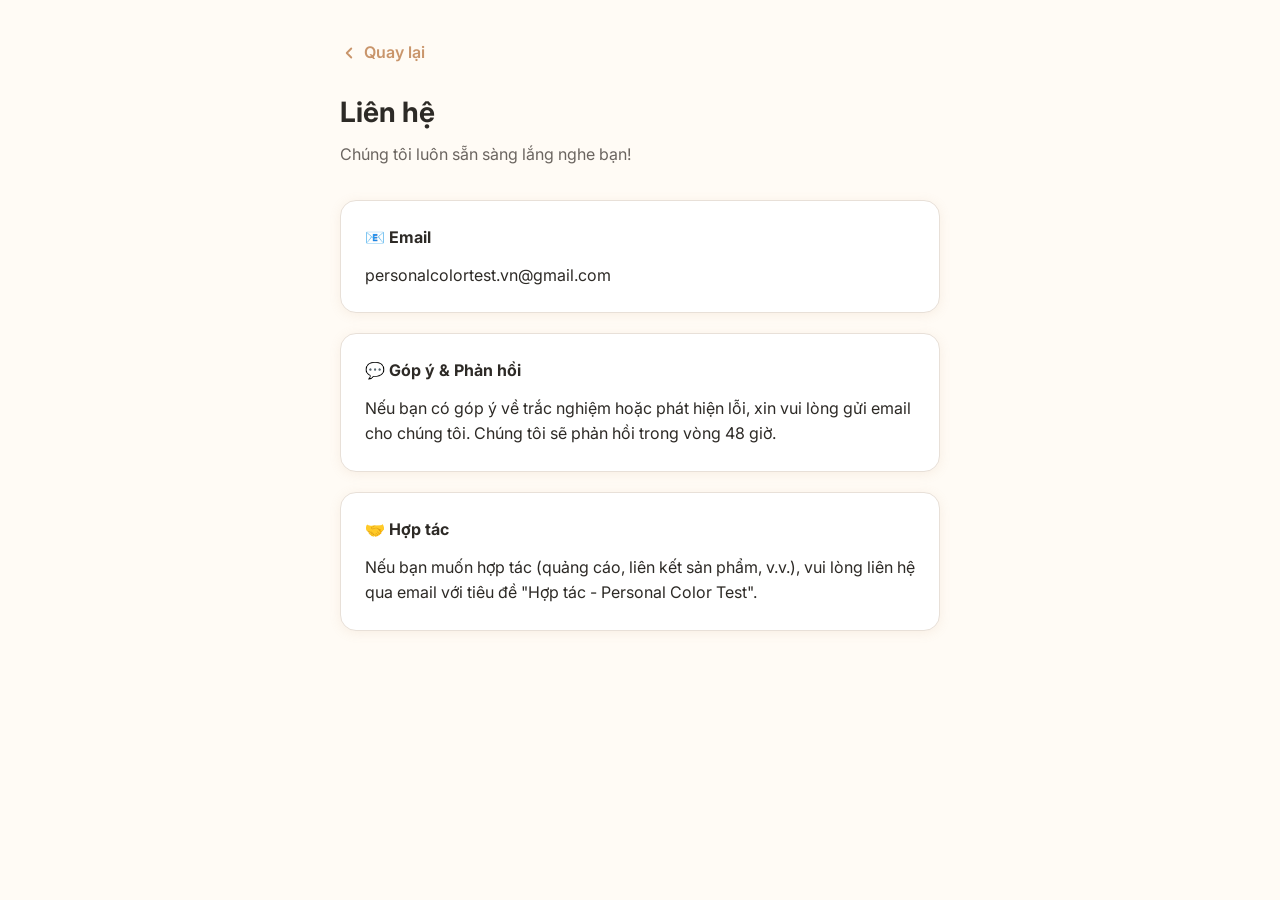
<file: contact.html>
<!DOCTYPE html>
<html lang="vi">
<head>
  <meta charset="UTF-8">
  <meta name="viewport" content="width=device-width, initial-scale=1.0">
  <title>Liên hệ | Personal Color Test</title>
  <meta name="robots" content="noindex">
  <link rel="stylesheet" href="style.css">
  <link href="https://fonts.googleapis.com/css2?family=Inter:wght@400;500;600;700&display=swap" rel="stylesheet">
</head>
<body>
  <div class="container" style="padding:40px 20px 60px; max-width:640px;">
    <a href="/" style="display:inline-flex;align-items:center;gap:6px;color:var(--gold);text-decoration:none;font-weight:600;margin-bottom:24px;">
      <svg width="18" height="18" viewBox="0 0 24 24" fill="none" stroke="currentColor" stroke-width="2.5" stroke-linecap="round" stroke-linejoin="round"><path d="m15 18-6-6 6-6"/></svg>
      Quay lại
    </a>
    <h1 style="font-size:28px;margin-bottom:8px;">Liên hệ</h1>
    <p style="color:var(--text-sub);margin-bottom:32px;">Chúng tôi luôn sẵn sàng lắng nghe bạn!</p>

    <div class="card" style="margin-bottom:20px;">
      <h3 style="font-size:16px;margin-bottom:12px;">📧 Email</h3>
      <p>personalcolortest.vn@gmail.com</p>
    </div>

    <div class="card" style="margin-bottom:20px;">
      <h3 style="font-size:16px;margin-bottom:12px;">💬 Góp ý & Phản hồi</h3>
      <p>Nếu bạn có góp ý về trắc nghiệm hoặc phát hiện lỗi, xin vui lòng gửi email cho chúng tôi. Chúng tôi sẽ phản hồi trong vòng 48 giờ.</p>
    </div>

    <div class="card">
      <h3 style="font-size:16px;margin-bottom:12px;">🤝 Hợp tác</h3>
      <p>Nếu bạn muốn hợp tác (quảng cáo, liên kết sản phẩm, v.v.), vui lòng liên hệ qua email với tiêu đề "Hợp tác - Personal Color Test".</p>
    </div>
  </div>
</body>
</html>
</file>
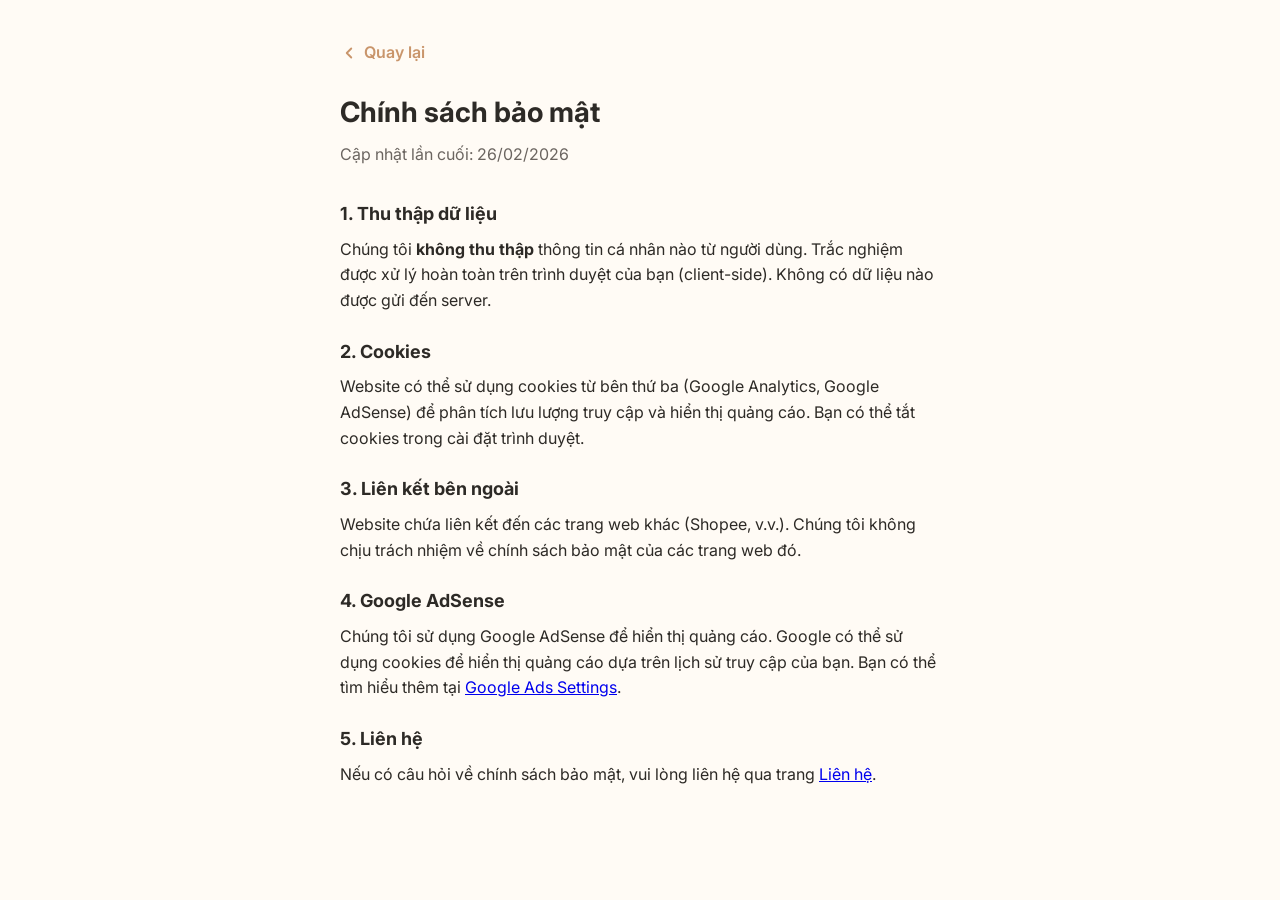
<file: privacy.html>
<!DOCTYPE html>
<html lang="vi">
<head>
  <meta charset="UTF-8">
  <meta name="viewport" content="width=device-width, initial-scale=1.0">
  <title>Chính sách bảo mật | Personal Color Test</title>
  <meta name="robots" content="noindex">
  <link rel="stylesheet" href="style.css">
  <link href="https://fonts.googleapis.com/css2?family=Inter:wght@400;500;600;700&display=swap" rel="stylesheet">
</head>
<body>
  <div class="container" style="padding:40px 20px 60px; max-width:640px;">
    <a href="/" style="display:inline-flex;align-items:center;gap:6px;color:var(--gold);text-decoration:none;font-weight:600;margin-bottom:24px;">
      <svg width="18" height="18" viewBox="0 0 24 24" fill="none" stroke="currentColor" stroke-width="2.5" stroke-linecap="round" stroke-linejoin="round"><path d="m15 18-6-6 6-6"/></svg>
      Quay lại
    </a>
    <h1 style="font-size:28px;margin-bottom:8px;">Chính sách bảo mật</h1>
    <p style="color:var(--text-sub);margin-bottom:32px;">Cập nhật lần cuối: 26/02/2026</p>

    <h2 style="font-size:18px;margin:24px 0 8px;">1. Thu thập dữ liệu</h2>
    <p>Chúng tôi <strong>không thu thập</strong> thông tin cá nhân nào từ người dùng. Trắc nghiệm được xử lý hoàn toàn trên trình duyệt của bạn (client-side). Không có dữ liệu nào được gửi đến server.</p>

    <h2 style="font-size:18px;margin:24px 0 8px;">2. Cookies</h2>
    <p>Website có thể sử dụng cookies từ bên thứ ba (Google Analytics, Google AdSense) để phân tích lưu lượng truy cập và hiển thị quảng cáo. Bạn có thể tắt cookies trong cài đặt trình duyệt.</p>

    <h2 style="font-size:18px;margin:24px 0 8px;">3. Liên kết bên ngoài</h2>
    <p>Website chứa liên kết đến các trang web khác (Shopee, v.v.). Chúng tôi không chịu trách nhiệm về chính sách bảo mật của các trang web đó.</p>

    <h2 style="font-size:18px;margin:24px 0 8px;">4. Google AdSense</h2>
    <p>Chúng tôi sử dụng Google AdSense để hiển thị quảng cáo. Google có thể sử dụng cookies để hiển thị quảng cáo dựa trên lịch sử truy cập của bạn. Bạn có thể tìm hiểu thêm tại <a href="https://policies.google.com/technologies/ads" target="_blank" rel="noopener">Google Ads Settings</a>.</p>

    <h2 style="font-size:18px;margin:24px 0 8px;">5. Liên hệ</h2>
    <p>Nếu có câu hỏi về chính sách bảo mật, vui lòng liên hệ qua trang <a href="/contact.html">Liên hệ</a>.</p>
  </div>
</body>
</html>
</file>
<file: style.css>
/* ===== VARIABLES ===== */
:root {
  --gold: #C9956B;
  --gold-lt: #FFF8EE;
  --rose: #D4768A;
  --rose-lt: #FFF0F3;
  --bg: #FFFBF5;
  --white: #FFFFFF;
  --text: #2D2A26;
  --text-sub: #6B6560;
  --border: #E8E0D8;
  --gradient: linear-gradient(135deg, #C9956B, #D4768A);
  --radius: 16px;
  --radius-sm: 10px;
  --shadow: 0 2px 12px rgba(201,149,107,.12);
  --shadow-lg: 0 8px 32px rgba(201,149,107,.16);
  --font: 'Inter', -apple-system, BlinkMacSystemFont, sans-serif;

  /* Season theme (overridden dynamically) */
  --season-primary: #C9956B;
  --season-light: #FFF8EE;
  --season-gradient: linear-gradient(135deg, #C9956B, #D4768A);
}

/* ===== RESET & BASE ===== */
*, *::before, *::after { margin: 0; padding: 0; box-sizing: border-box; }

body {
  font-family: var(--font);
  background: var(--bg);
  color: var(--text);
  line-height: 1.6;
  -webkit-font-smoothing: antialiased;
  min-height: 100vh;
}

.container {
  max-width: 560px;
  margin: 0 auto;
  padding: 0 20px;
}

/* ===== SCREEN SYSTEM ===== */
.screen {
  display: none;
  animation: fadeUp .45s ease both;
}

.screen.active {
  display: block;
}

@keyframes fadeUp {
  from { opacity: 0; transform: translateY(24px); }
  to   { opacity: 1; transform: translateY(0); }
}

/* ===== INTRO SCREEN ===== */
.intro-container {
  text-align: center;
  padding: 60px 20px 40px;
  min-height: 100vh;
  display: flex;
  flex-direction: column;
  align-items: center;
  justify-content: center;
}

.intro-badge {
  display: inline-block;
  background: var(--gradient);
  color: var(--white);
  font-size: 13px;
  font-weight: 600;
  padding: 6px 18px;
  border-radius: 50px;
  letter-spacing: .5px;
  margin-bottom: 24px;
}

.intro-title {
  font-size: 36px;
  font-weight: 800;
  line-height: 1.2;
  background: var(--gradient);
  -webkit-background-clip: text;
  -webkit-text-fill-color: transparent;
  background-clip: text;
  margin-bottom: 16px;
}

.intro-subtitle {
  font-size: 16px;
  color: var(--text-sub);
  margin-bottom: 28px;
  line-height: 1.6;
}

.intro-seasons {
  display: flex;
  gap: 10px;
  justify-content: center;
  flex-wrap: wrap;
  margin-bottom: 32px;
}

.season-chip {
  padding: 8px 16px;
  border-radius: 50px;
  font-size: 14px;
  font-weight: 600;
}

.spring-chip { background: #FFF5E6; color: #D4880F; }
.summer-chip { background: #EBF5FF; color: #4A8FD4; }
.autumn-chip { background: #FFF0E6; color: #C4723A; }
.winter-chip { background: #F0E8FF; color: #6B4CC4; }

.cta-btn {
  display: inline-flex;
  align-items: center;
  gap: 8px;
  background: var(--gradient);
  color: var(--white);
  border: none;
  padding: 16px 36px;
  border-radius: 50px;
  font-size: 17px;
  font-weight: 700;
  cursor: pointer;
  transition: all .25s;
  box-shadow: 0 4px 20px rgba(201,149,107,.35);
  font-family: var(--font);
}

.cta-btn:hover {
  transform: translateY(-2px);
  box-shadow: 0 6px 28px rgba(201,149,107,.45);
}

.cta-btn:active {
  transform: translateY(0);
}

.intro-note {
  margin-top: 16px;
  font-size: 13px;
  color: var(--text-sub);
}

.intro-features {
  display: flex;
  gap: 24px;
  margin-top: 40px;
  flex-wrap: wrap;
  justify-content: center;
}

.feature-item {
  display: flex;
  align-items: center;
  gap: 8px;
  font-size: 14px;
  color: var(--text-sub);
}

.feature-icon {
  font-size: 20px;
}

/* ===== INTRO 2-TRACK BUTTONS ===== */
.intro-tracks {
  display: flex;
  flex-direction: column;
  gap: 12px;
  width: 100%;
  max-width: 360px;
  margin-bottom: 8px;
}

.track-btn {
  display: flex;
  align-items: center;
  gap: 14px;
  width: 100%;
  padding: 18px 22px;
  background: var(--white);
  border: 2px solid var(--border);
  border-radius: var(--radius);
  cursor: pointer;
  transition: all .25s;
  text-align: left;
  font-family: var(--font);
  position: relative;
  overflow: hidden;
}

.track-btn:hover {
  border-color: var(--gold);
  box-shadow: var(--shadow-lg);
  transform: translateY(-2px);
}

.track-ai {
  border-color: var(--rose);
  background: var(--rose-lt);
}

.track-ai:hover {
  border-color: var(--rose);
  background: #FFE4EA;
}

.track-quiz:hover {
  border-color: var(--gold);
  background: var(--gold-lt);
}

.track-icon {
  font-size: 28px;
  flex-shrink: 0;
}

.track-label {
  font-size: 16px;
  font-weight: 700;
  color: var(--text);
  display: block;
}

.track-desc {
  font-size: 13px;
  color: var(--text-sub);
  display: block;
}

.track-badge {
  position: absolute;
  top: 10px;
  right: 12px;
  background: var(--gradient);
  color: var(--white);
  font-size: 11px;
  font-weight: 700;
  padding: 2px 10px;
  border-radius: 50px;
  letter-spacing: .5px;
}

/* ===== AI CAMERA SCREEN ===== */
.ai-container {
  padding: 24px 20px 40px;
  min-height: 100vh;
}

.ai-header {
  display: flex;
  align-items: center;
  gap: 12px;
  margin-bottom: 20px;
}

.ai-title {
  font-size: 18px;
  font-weight: 700;
}

.camera-wrap {
  position: relative;
  width: 100%;
  aspect-ratio: 3/4;
  background: #1a1a1a;
  border-radius: var(--radius);
  overflow: hidden;
  margin-bottom: 16px;
}

#camera-video {
  width: 100%;
  height: 100%;
  object-fit: cover;
  transform: scaleX(-1);
}

.photo-preview {
  width: 100%;
  height: 100%;
  object-fit: cover;
  position: absolute;
  top: 0;
  left: 0;
}

.face-guide {
  position: absolute;
  top: 0;
  left: 0;
  width: 100%;
  height: 100%;
  display: flex;
  flex-direction: column;
  align-items: center;
  justify-content: center;
  pointer-events: none;
}

.face-oval {
  width: 55%;
  height: 60%;
  border: 3px dashed rgba(255,255,255,.5);
  border-radius: 50%;
  position: relative;
}

.face-oval::before {
  content: '+';
  position: absolute;
  top: 50%;
  left: 50%;
  transform: translate(-50%, -50%);
  color: rgba(255,255,255,.3);
  font-size: 24px;
}

.face-guide-text {
  color: rgba(255,255,255,.7);
  font-size: 13px;
  font-weight: 500;
  margin-top: 12px;
  text-shadow: 0 1px 4px rgba(0,0,0,.5);
}

/* Scan animation */
.scan-overlay {
  position: absolute;
  top: 0;
  left: 0;
  width: 100%;
  height: 100%;
  pointer-events: none;
}

.scan-line {
  position: absolute;
  left: 10%;
  width: 80%;
  height: 3px;
  background: linear-gradient(90deg, transparent, var(--gold), var(--rose), transparent);
  border-radius: 2px;
  box-shadow: 0 0 12px var(--gold), 0 0 24px var(--rose);
  animation: scanMove 2s ease-in-out infinite;
}

@keyframes scanMove {
  0%   { top: 15%; opacity: 0; }
  10%  { opacity: 1; }
  90%  { opacity: 1; }
  100% { top: 80%; opacity: 0; }
}

/* AI tips */
.ai-tips {
  background: var(--gold-lt);
  border-radius: var(--radius-sm);
  padding: 14px 18px;
  margin-bottom: 20px;
  font-size: 13px;
  color: var(--text-sub);
}

.ai-tips p {
  font-weight: 600;
  color: var(--text);
  margin-bottom: 6px;
}

.ai-tips ul {
  list-style: none;
  padding: 0;
}

.ai-tips li::before {
  content: '✓ ';
  color: var(--gold);
  font-weight: 700;
}

/* Camera controls */
.ai-controls {
  display: flex;
  flex-direction: column;
  align-items: center;
  gap: 16px;
}

.ai-btn {
  display: inline-flex;
  align-items: center;
  justify-content: center;
  gap: 8px;
  border: none;
  cursor: pointer;
  font-family: var(--font);
  transition: all .2s;
}

.ai-capture-btn {
  width: 72px;
  height: 72px;
  background: var(--gradient);
  border-radius: 50%;
  position: relative;
  box-shadow: 0 4px 20px rgba(201,149,107,.35);
}

.ai-capture-btn:hover {
  transform: scale(1.08);
}

.ai-capture-btn:active {
  transform: scale(.95);
}

.capture-ring {
  display: block;
  width: 56px;
  height: 56px;
  border: 3px solid var(--white);
  border-radius: 50%;
}

.ai-alt-btns {
  display: flex;
  gap: 12px;
}

.ai-upload-btn, .ai-switch-btn {
  padding: 10px 20px;
  background: var(--white);
  border: 2px solid var(--border);
  border-radius: 50px;
  font-size: 14px;
  font-weight: 500;
  color: var(--text);
}

.ai-upload-btn:hover, .ai-switch-btn:hover {
  border-color: var(--gold);
  background: var(--gold-lt);
}

/* After capture actions */
.ai-actions {
  display: flex;
  gap: 12px;
  justify-content: center;
  margin-top: 16px;
}

.ai-retake-btn {
  padding: 14px 28px;
  background: var(--white);
  border: 2px solid var(--border);
  border-radius: 50px;
  font-size: 15px;
  font-weight: 600;
  color: var(--text);
}

.ai-retake-btn:hover {
  border-color: var(--rose);
}

.ai-analyze-btn {
  flex: 1;
  max-width: 240px;
  justify-content: center;
}

/* Detected colors */
.detected-colors {
  background: var(--white);
  border: 1px solid var(--border);
  border-radius: var(--radius);
  padding: 20px;
  margin-top: 16px;
  text-align: center;
}

.detected-colors h3 {
  font-size: 14px;
  font-weight: 600;
  margin-bottom: 14px;
  color: var(--text-sub);
}

.detected-row {
  display: flex;
  justify-content: center;
  gap: 28px;
}

.detected-item {
  display: flex;
  flex-direction: column;
  align-items: center;
  gap: 6px;
}

.detected-dot {
  width: 48px;
  height: 48px;
  border-radius: 50%;
  border: 3px solid var(--border);
  transition: all .5s;
}

.detected-item span {
  font-size: 12px;
  font-weight: 600;
  color: var(--text-sub);
}

/* No camera fallback */
.ai-nocamera {
  text-align: center;
  padding: 40px 20px;
}

.ai-nocamera p {
  font-size: 16px;
  color: var(--text-sub);
  margin-bottom: 20px;
}

.ai-text-btn {
  display: block;
  margin: 16px auto 0;
  background: none;
  border: none;
  color: var(--gold);
  font-size: 15px;
  font-weight: 600;
  cursor: pointer;
  font-family: var(--font);
  text-decoration: underline;
}

/* ===== QUIZ SCREEN ===== */
.quiz-container {
  padding: 24px 20px 40px;
  min-height: 100vh;
}

.quiz-header {
  display: flex;
  align-items: center;
  gap: 12px;
  margin-bottom: 32px;
}

.back-btn {
  display: flex;
  align-items: center;
  justify-content: center;
  width: 40px;
  height: 40px;
  background: var(--white);
  border: 2px solid var(--border);
  border-radius: 50%;
  cursor: pointer;
  transition: all .2s;
  flex-shrink: 0;
}

.back-btn:hover:not(:disabled) {
  border-color: var(--gold);
  color: var(--gold);
}

.back-btn:disabled {
  opacity: .3;
  cursor: default;
}

.progress-wrap {
  flex: 1;
  display: flex;
  flex-direction: column;
  gap: 6px;
}

.progress-bar {
  width: 100%;
  height: 8px;
  background: var(--border);
  border-radius: 50px;
  overflow: hidden;
}

.progress-fill {
  height: 100%;
  background: var(--gradient);
  border-radius: 50px;
  transition: width .5s cubic-bezier(.4,0,.2,1);
  width: 0%;
}

.progress-text {
  font-size: 12px;
  color: var(--text-sub);
  font-weight: 500;
  text-align: right;
}

.question-text {
  font-size: 22px;
  font-weight: 700;
  margin-bottom: 8px;
  line-height: 1.4;
}

.question-hint {
  font-size: 14px;
  color: var(--text-sub);
  margin-bottom: 24px;
}

.options-list {
  display: flex;
  flex-direction: column;
  gap: 12px;
}

.option-btn {
  display: flex;
  align-items: center;
  gap: 14px;
  width: 100%;
  padding: 16px 20px;
  background: var(--white);
  border: 2px solid var(--border);
  border-radius: var(--radius);
  cursor: pointer;
  transition: all .2s;
  text-align: left;
  font-family: var(--font);
  font-size: 15px;
  color: var(--text);
  line-height: 1.4;
}

.option-btn:hover {
  border-color: var(--gold);
  background: var(--gold-lt);
}

.option-btn.selected {
  border-color: var(--rose);
  background: var(--rose-lt);
}

.option-btn:disabled {
  pointer-events: none;
}

.option-letter {
  display: flex;
  align-items: center;
  justify-content: center;
  width: 32px;
  height: 32px;
  background: var(--gold-lt);
  border-radius: 50%;
  font-weight: 700;
  font-size: 14px;
  color: var(--gold);
  flex-shrink: 0;
}

.option-btn.selected .option-letter {
  background: var(--rose);
  color: var(--white);
}

/* ===== LOADING SCREEN ===== */
.loading-container {
  min-height: 100vh;
  display: flex;
  flex-direction: column;
  align-items: center;
  justify-content: center;
  text-align: center;
  padding: 40px 20px;
}

.loading-spinner {
  position: relative;
  width: 80px;
  height: 80px;
  margin-bottom: 28px;
}

.spinner-ring {
  width: 80px;
  height: 80px;
  border: 4px solid var(--border);
  border-top-color: var(--gold);
  border-right-color: var(--rose);
  border-radius: 50%;
  animation: spin 1.2s linear infinite;
}

@keyframes spin {
  to { transform: rotate(360deg); }
}

.spinner-emoji {
  position: absolute;
  top: 50%;
  left: 50%;
  transform: translate(-50%, -50%);
  font-size: 28px;
}

.loading-title {
  font-size: 20px;
  font-weight: 700;
  margin-bottom: 8px;
}

.loading-sub {
  font-size: 14px;
  color: var(--text-sub);
  margin-bottom: 32px;
}

.loading-steps {
  display: flex;
  flex-direction: column;
  gap: 12px;
  width: 100%;
  max-width: 300px;
}

.load-step {
  font-size: 14px;
  color: var(--text-sub);
  opacity: .3;
  transition: all .4s;
}

.load-step.active {
  opacity: 1;
  color: var(--gold);
  font-weight: 600;
}

.load-step.done {
  opacity: .6;
  color: var(--text);
}

/* ===== RESULT SCREEN ===== */
.result-container {
  padding: 0 20px 60px;
}

/* Glassmorphism Result Header */
.result-header {
  text-align: center;
  padding: 48px 24px 36px;
  margin: 0 -20px 32px;
  background: var(--season-gradient);
  border-radius: 0 0 24px 24px;
  position: relative;
  overflow: hidden;
}
.result-header::before {
  content: '';
  position: absolute;
  inset: 0;
  background: rgba(255,255,255,0.08);
  backdrop-filter: blur(20px);
  -webkit-backdrop-filter: blur(20px);
}
.result-header::after {
  content: '';
  position: absolute;
  width: 200px;
  height: 200px;
  border-radius: 50%;
  background: rgba(255,255,255,0.1);
  top: -40px;
  right: -60px;
  filter: blur(40px);
}
.result-header > * {
  position: relative;
  z-index: 1;
}

.result-badge {
  display: inline-block;
  background: rgba(255,255,255,0.2);
  color: var(--white);
  font-size: 13px;
  font-weight: 600;
  padding: 6px 18px;
  border-radius: 50px;
  margin-bottom: 20px;
}

.result-emoji {
  font-size: 72px;
  margin-bottom: 16px;
}

.result-season {
  font-size: 32px;
  font-weight: 800;
  color: var(--white);
  -webkit-text-fill-color: unset;
  background: none;
  -webkit-background-clip: unset;
  background-clip: unset;
  margin-bottom: 8px;
}

.result-subtitle {
  font-size: 16px;
  color: rgba(255,255,255,0.85);
  font-weight: 500;
  margin-bottom: 16px;
}

/* Base season badge */
.result-baseseason-badge {
  display: inline-block;
  font-size: 13px;
  font-weight: 700;
  padding: 5px 16px;
  border-radius: 50px;
  margin-bottom: 12px;
  letter-spacing: .3px;
}

.baseseason-spring { background: rgba(255,255,255,0.25); color: #fff; }
.baseseason-summer { background: rgba(255,255,255,0.25); color: #fff; }
.baseseason-autumn { background: rgba(255,255,255,0.25); color: #fff; }
.baseseason-winter { background: rgba(255,255,255,0.25); color: #fff; }

/* English subtype name */
.result-en-name {
  font-size: 14px;
  font-weight: 600;
  color: rgba(255,255,255,0.7);
  margin-bottom: 4px;
  letter-spacing: .5px;
}

.result-desc {
  font-size: 15px;
  color: rgba(255,255,255,0.85);
  line-height: 1.7;
  max-width: 480px;
  margin: 0 auto;
}

/* Staggered reveal */
@keyframes revealUp {
  from { opacity: 0; transform: translateY(24px); }
  to   { opacity: 1; transform: translateY(0); }
}
.result-header .result-badge          { animation: revealUp .5s ease 0.1s both; }
.result-header .result-emoji          { animation: revealUp .5s ease 0.25s both; }
.result-header .result-baseseason-badge { animation: revealUp .5s ease 0.35s both; }
.result-header .result-season         { animation: revealUp .6s ease 0.5s both; }
.result-header .result-en-name        { animation: revealUp .5s ease 0.6s both; }
.result-header .result-subtitle       { animation: revealUp .5s ease 0.7s both; }
.result-header .result-desc           { animation: revealUp .5s ease 0.8s both; }

/* ===== CARDS ===== */
.card {
  background: var(--white);
  border: 1px solid var(--border);
  border-radius: var(--radius);
  padding: 24px;
  margin-bottom: 20px;
  box-shadow: var(--shadow);
}

.card-title {
  font-size: 17px;
  font-weight: 700;
  margin-bottom: 20px;
}

/* ===== AXIS BAR CHART ===== */
.axis-chart {
  display: flex;
  flex-direction: column;
  gap: 20px;
}

.axis-row {
  display: flex;
  align-items: center;
  gap: 12px;
}

.axis-label-left,
.axis-label-right {
  font-size: 12px;
  font-weight: 600;
  color: var(--text-sub);
  width: 40px;
  flex-shrink: 0;
}

.axis-label-left { text-align: right; }
.axis-label-right { text-align: left; }

.axis-bar-wrap {
  flex: 1;
  height: 28px;
  background: #f0ebe5;
  border-radius: 50px;
  position: relative;
  overflow: hidden;
}

.axis-center {
  position: absolute;
  left: 50%;
  top: 0;
  width: 2px;
  height: 100%;
  background: rgba(0,0,0,.15);
  transform: translateX(-50%);
}

.axis-bar {
  position: absolute;
  top: 2px;
  height: calc(100% - 4px);
  border-radius: 50px;
  background: var(--season-gradient);
  transition: all 1.2s cubic-bezier(.4,0,.2,1);
}

/* ===== COLOR PALETTE ===== */
.palette-grid {
  display: grid;
  grid-template-columns: repeat(4, 1fr);
  gap: 14px 10px;
  margin-bottom: 24px;
  padding-bottom: 8px;
}

.swatch {
  aspect-ratio: 1;
  border-radius: var(--radius-sm);
  position: relative;
  cursor: pointer;
  transition: transform .2s;
  border: 2px solid rgba(0,0,0,.06);
}

.swatch:hover {
  transform: scale(1.08);
}

.swatch-hex {
  position: absolute;
  bottom: -22px;
  left: 50%;
  transform: translateX(-50%);
  font-size: 10px;
  font-weight: 600;
  color: var(--text-sub);
  opacity: 0;
  transition: opacity .2s;
  white-space: nowrap;
}

.swatch:hover .swatch-hex {
  opacity: 1;
}

.palette-avoid-title {
  font-size: 14px;
  font-weight: 600;
  color: var(--text-sub);
  margin-bottom: 12px;
}

.palette-avoid {
  display: grid;
  grid-template-columns: repeat(6, 1fr);
  gap: 8px;
}

.swatch-avoid {
  aspect-ratio: 1;
  border-radius: 8px;
  position: relative;
  opacity: .55;
  border: 2px solid rgba(0,0,0,.06);
}

.swatch-avoid::after {
  content: '✕';
  position: absolute;
  top: 50%;
  left: 50%;
  transform: translate(-50%, -50%);
  font-size: 16px;
  font-weight: 700;
  color: rgba(255,255,255,.8);
  text-shadow: 0 1px 3px rgba(0,0,0,.3);
}

/* ===== MAKEUP GUIDE ===== */
.makeup-grid {
  display: grid;
  grid-template-columns: 1fr 1fr;
  gap: 14px;
}

.makeup-item {
  padding: 16px;
  background: var(--season-light);
  border-radius: var(--radius-sm);
}

.makeup-label {
  font-size: 12px;
  font-weight: 600;
  color: var(--text-sub);
  text-transform: uppercase;
  letter-spacing: .5px;
  margin-bottom: 6px;
}

.makeup-value {
  font-size: 14px;
  font-weight: 500;
  color: var(--text);
  line-height: 1.5;
}

.makeup-colors {
  display: flex;
  gap: 6px;
  margin-top: 8px;
}

.makeup-dot {
  width: 22px;
  height: 22px;
  border-radius: 50%;
  border: 2px solid rgba(0,0,0,.08);
}

/* ===== CLOTHING ===== */
.clothing-list {
  display: flex;
  flex-direction: column;
  gap: 14px;
}

.clothing-item {
  display: flex;
  align-items: center;
  gap: 14px;
  padding: 14px 16px;
  background: var(--season-light);
  border-radius: var(--radius-sm);
}

.clothing-cat {
  font-size: 13px;
  font-weight: 600;
  color: var(--text-sub);
  min-width: 70px;
}

.clothing-colors {
  display: flex;
  gap: 6px;
  flex-wrap: wrap;
}

.clothing-tag {
  font-size: 13px;
  padding: 4px 10px;
  border-radius: 50px;
  background: var(--white);
  color: var(--text);
  font-weight: 500;
}

/* ===== HAIR ===== */
.hair-list {
  display: flex;
  flex-wrap: wrap;
  gap: 10px;
}

.hair-tag {
  display: flex;
  align-items: center;
  gap: 8px;
  padding: 10px 16px;
  background: var(--season-light);
  border-radius: 50px;
  font-size: 14px;
  font-weight: 500;
}

.hair-dot {
  width: 18px;
  height: 18px;
  border-radius: 50%;
  border: 2px solid rgba(0,0,0,.08);
}

/* ===== JEWELRY ===== */
.jewelry-text {
  font-size: 15px;
  line-height: 1.7;
  color: var(--text);
}

/* ===== CELEBRITIES ===== */
.celeb-list {
  display: flex;
  flex-wrap: wrap;
  gap: 10px;
}

.celeb-tag {
  padding: 8px 16px;
  background: var(--season-light);
  border-radius: 50px;
  font-size: 14px;
  font-weight: 500;
}

/* ===== PRODUCTS ===== */
.product-grid {
  display: grid;
  grid-template-columns: 1fr 1fr;
  gap: 14px;
}

.product-item {
  display: flex;
  flex-direction: column;
  padding: 16px;
  background: var(--season-light);
  border-radius: var(--radius-sm);
  text-decoration: none;
  color: var(--text);
  transition: all .2s;
  border: 1px solid transparent;
}

.product-item:hover {
  border-color: var(--season-primary);
  transform: translateY(-2px);
  box-shadow: var(--shadow);
}

.product-emoji {
  font-size: 28px;
  margin-bottom: 8px;
}

.product-name {
  font-size: 14px;
  font-weight: 600;
  margin-bottom: 4px;
  line-height: 1.4;
}

.product-brand {
  font-size: 12px;
  color: var(--text-sub);
}

.product-price {
  font-size: 14px;
  font-weight: 700;
  color: var(--season-primary);
  margin-top: 8px;
}

/* ===== SHARE ===== */
.share-btns {
  display: grid;
  grid-template-columns: 1fr 1fr;
  gap: 10px;
}

.share-btn {
  display: flex;
  align-items: center;
  justify-content: center;
  gap: 8px;
  padding: 14px 16px;
  border: 2px solid var(--border);
  border-radius: var(--radius-sm);
  background: var(--white);
  font-size: 14px;
  font-weight: 600;
  cursor: pointer;
  transition: all .2s;
  font-family: var(--font);
  color: var(--text);
}

.share-btn:hover {
  border-color: var(--season-primary);
  background: var(--season-light);
}

.facebook-btn { color: #1877F2; }
.facebook-btn:hover { background: #EBF3FF; border-color: #1877F2; }

.zalo-btn { color: #0068FF; }
.zalo-btn:hover { background: #EBF3FF; border-color: #0068FF; }

.copy-btn:hover { background: var(--gold-lt); border-color: var(--gold); }

.share-download-btn:hover { background: var(--season-light); border-color: var(--season-primary); }

/* ===== CROSS LINK ===== */
.cross-link {
  display: flex;
  align-items: center;
  gap: 14px;
  padding: 16px;
  background: var(--gold-lt);
  border-radius: var(--radius-sm);
  text-decoration: none;
  color: var(--text);
  transition: all .2s;
}

.cross-link:hover {
  background: #FFEFD5;
  transform: translateX(4px);
}

.cross-icon {
  font-size: 28px;
  flex-shrink: 0;
}

.cross-link div {
  flex: 1;
}

.cross-link strong {
  display: block;
  font-size: 15px;
  margin-bottom: 2px;
}

.cross-link p {
  font-size: 13px;
  color: var(--text-sub);
}

/* ===== COMPARE (hidden — not yet implemented) ===== */
.compare-card {
  display: none;
}

/* ===== RETAKE ===== */
.retake-btn {
  width: 100%;
  justify-content: center;
  margin-top: 12px;
}

/* ===== FOOTER ===== */
.site-footer {
  text-align: center;
  padding: 32px 20px;
  font-size: 13px;
  color: var(--text-sub);
  border-top: 1px solid var(--border);
  margin-top: 20px;
}

.footer-links {
  display: flex;
  gap: 20px;
  justify-content: center;
  margin-top: 8px;
}

.footer-links a {
  color: var(--text-sub);
  text-decoration: none;
}

.footer-links a:hover {
  color: var(--gold);
}

/* ===== RESPONSIVE ===== */
@media (max-width: 480px) {
  .intro-title {
    font-size: 28px;
  }

  .intro-features {
    flex-direction: column;
    gap: 12px;
  }

  .question-text {
    font-size: 19px;
  }

  .cta-btn {
    padding: 14px 28px;
    font-size: 16px;
  }

  .palette-grid {
    grid-template-columns: repeat(3, 1fr);
  }

  .palette-avoid {
    grid-template-columns: repeat(4, 1fr);
  }

  .makeup-grid {
    grid-template-columns: 1fr;
  }

  .product-grid {
    grid-template-columns: 1fr;
  }

  .result-header {
    padding: 36px 16px 28px;
    margin: 0 -20px 24px;
  }

  .result-season {
    font-size: 26px;
  }

  .result-emoji {
    font-size: 56px;
  }

  .track-btn {
    padding: 14px 16px;
    gap: 10px;
  }

  .track-icon {
    font-size: 24px;
  }

  .camera-wrap {
    aspect-ratio: 3/4;
  }

  .ai-capture-btn {
    width: 64px;
    height: 64px;
  }

  .capture-ring {
    width: 48px;
    height: 48px;
  }

  .detected-dot {
    width: 40px;
    height: 40px;
  }
}

@media (min-width: 768px) {
  .container {
    max-width: 600px;
  }

  .intro-container {
    padding: 80px 20px 60px;
  }

  .palette-grid {
    gap: 12px;
  }
}
</file>
